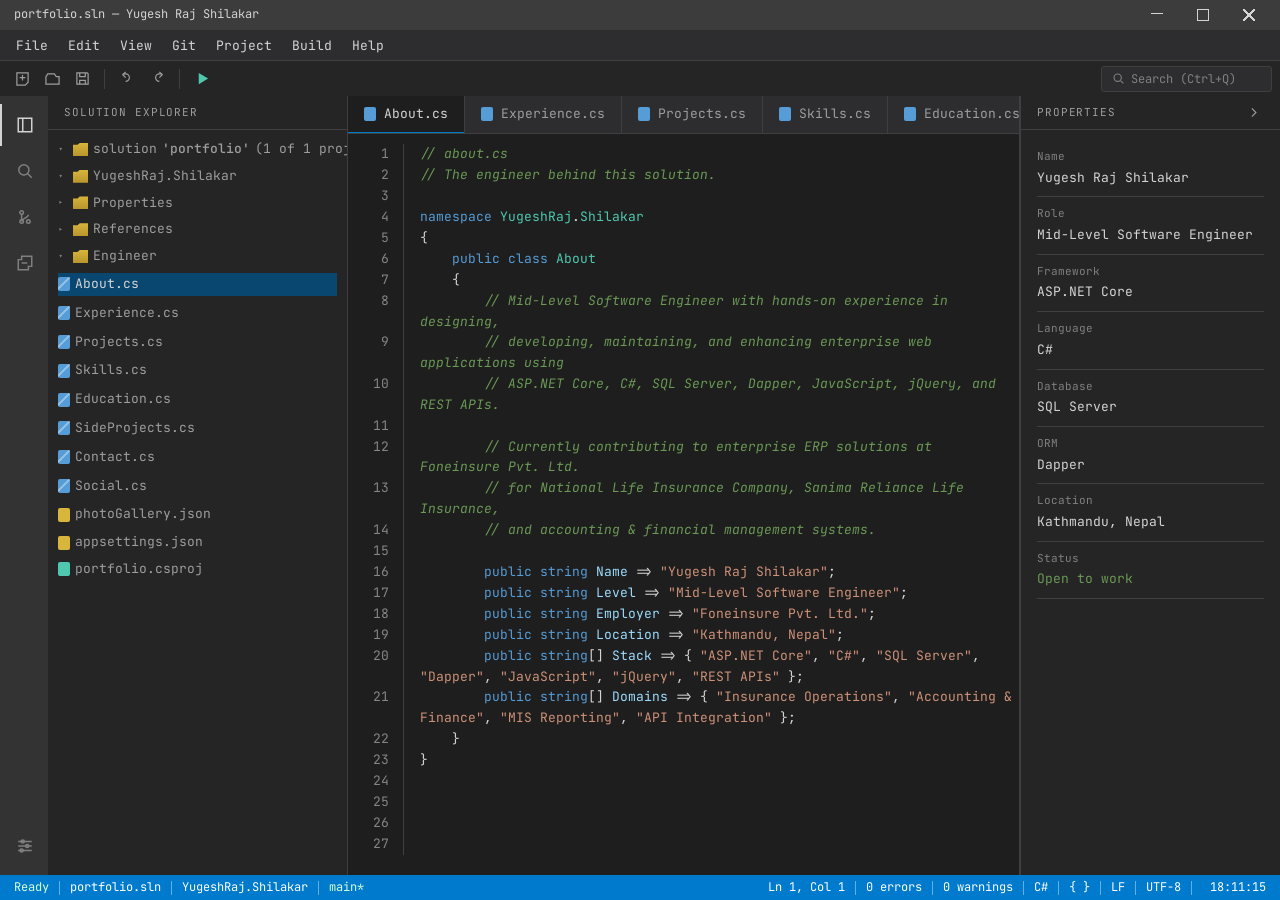
<file: index.html>
<!DOCTYPE html>
<html lang="en">
<head>
    <meta charset="UTF-8">
    <meta name="viewport" content="width=device-width, initial-scale=1.0">
    <meta name="description" content="Yugesh Raj Shilakar - Mid-Level Software Engineer. ASP.NET Core, C#, SQL Server, Dapper, Enterprise ERP.">
    <title>portfolio.sln - Yugesh Raj Shilakar</title>
    <link rel="icon" type="image/png" href="icons8-visual-studio-48.png">
    <link rel="preconnect" href="https://fonts.googleapis.com">
    <link rel="preconnect" href="https://fonts.gstatic.com" crossorigin>
    <link href="https://fonts.googleapis.com/css2?family=JetBrains+Mono:wght@400;500;600;700&display=swap" rel="stylesheet">
    <link rel="stylesheet" href="css/styles.css">
</head>
<body>

    <div class="scroll-progress" id="scrollProgress"></div>

    <header class="ide-header">
        <div class="title-bar">
            <span class="title-bar-text" id="titleBarText">portfolio.sln — Yugesh Raj Shilakar</span>
            <span class="title-bar-controls">
                <span class="tc tc-min"></span>
                <span class="tc tc-max"></span>
                <span class="tc tc-close"></span>
            </span>
        </div>
        <nav class="menu-bar">
            <div class="menu">
                <button type="button" class="menu-trigger">File</button>
                <div class="menu-dropdown">
                    <span class="menu-item">New Solution <em>Ctrl+Shift+N</em></span>
                    <span class="menu-item">Open Solution <em>Ctrl+Shift+O</em></span>
                    <span class="menu-sep"></span>
                    <a class="menu-item" href="Yugesh_Raj_Shilakar.pdf" target="_blank" rel="noopener"><span>Save All</span><em>Ctrl+Shift+S</em></a>
                    <span class="menu-item">Exit</span>
                </div>
            </div>
            <div class="menu">
                <button type="button" class="menu-trigger">Edit</button>
                <div class="menu-dropdown">
                    <span class="menu-item">Undo <em>Ctrl+Z</em></span>
                    <span class="menu-item">Redo <em>Ctrl+Y</em></span>
                    <span class="menu-sep"></span>
                    <span class="menu-item">Find in Files <em>Ctrl+Shift+F</em></span>
                </div>
            </div>
            <div class="menu">
                <button type="button" class="menu-trigger">View</button>
                <div class="menu-dropdown">
                    <span class="menu-item" data-scroll="about">About.cs</span>
                    <span class="menu-item" data-scroll="experience">Experience.cs</span>
                    <span class="menu-item" data-scroll="projects">Projects.cs</span>
                    <span class="menu-item" data-scroll="skills">Skills.cs</span>
                    <span class="menu-item" data-scroll="education">Education.cs</span>
                    <span class="menu-item" data-scroll="sideprojects">SideProjects.cs</span>
                    <span class="menu-item" data-scroll="contact">Contact.cs</span>
                    <span class="menu-item" data-scroll="social">Social.cs</span>
                    <span class="menu-item" data-scroll="photogallery">photoGallery.json</span>
                </div>
            </div>
            <div class="menu">
                <button type="button" class="menu-trigger">Git</button>
                <div class="menu-dropdown">
                    <span class="menu-item">Push <em>Ctrl+Shift+P</em></span>
                    <span class="menu-item">Pull</span>
                    <span class="menu-item">Commit <em>Ctrl+Enter</em></span>
                </div>
            </div>
            <div class="menu">
                <button type="button" class="menu-trigger">Project</button>
                <div class="menu-dropdown">
                    <span class="menu-item">Add New Item</span>
                    <span class="menu-item">Rebuild Solution</span>
                    <span class="menu-item">Manage NuGet Packages</span>
                </div>
            </div>
            <div class="menu">
                <button type="button" class="menu-trigger">Build</button>
                <div class="menu-dropdown">
                    <span class="menu-item">Build Solution <em>Ctrl+Shift+B</em></span>
                    <span class="menu-item">Rebuild Solution</span>
                </div>
            </div>
            <div class="menu">
                <button type="button" class="menu-trigger">Help</button>
                <div class="menu-dropdown">
                    <a class="menu-item" href="https://yugesh.info.np" target="_blank" rel="noopener"><span>About Yugesh Raj Shilakar</span></a>
                </div>
            </div>
        </nav>
        <div class="toolbar">
            <div class="toolbar-left">
                <a class="toolbar-btn" href="https://yugesh.info.np" target="_blank" rel="noopener" title="New Project">
                    <svg viewBox="0 0 16 16" width="15" height="15" fill="none" stroke="currentColor" stroke-width="1.3"><path d="M2 2h12v10l-3 3H2z"/><path d="M5 7h6M8 4v6"/></svg>
                </a>
                <button type="button" class="toolbar-btn" title="Open">
                    <svg viewBox="0 0 16 16" width="15" height="15" fill="none" stroke="currentColor" stroke-width="1.3"><path d="M1 6l2-3h7l2 3h3v8H1z"/></svg>
                </button>
                <a class="toolbar-btn" href="Yugesh_Raj_Shilakar.pdf" target="_blank" rel="noopener" title="Save">
                    <svg viewBox="0 0 16 16" width="15" height="15" fill="none" stroke="currentColor" stroke-width="1.3"><path d="M2 2h11l1 1v11H2z"/><path d="M5 2v4h6V2M5 14v-4h6v4"/></svg>
                </a>
                <span class="toolbar-sep"></span>
                <button type="button" class="toolbar-btn" title="Undo">
                    <svg viewBox="0 0 16 16" width="15" height="15" fill="none" stroke="currentColor" stroke-width="1.3"><path d="M6 11a4 4 0 1 0 0-8H3"/><path d="M6 7 3 4l3-3"/></svg>
                </button>
                <button type="button" class="toolbar-btn" title="Redo">
                    <svg viewBox="0 0 16 16" width="15" height="15" fill="none" stroke="currentColor" stroke-width="1.3"><path d="M10 11a4 4 0 1 1 0-8h3"/><path d="M10 7l3-3-3-3"/></svg>
                </button>
                <span class="toolbar-sep"></span>
                <button type="button" class="toolbar-btn toolbar-run" title="Start">
                    <svg viewBox="0 0 16 16" width="15" height="15" fill="currentColor" stroke="none"><path d="M4 2l10 6-10 6z"/></svg>
                </button>
                <span class="toolbar-spacer"></span>
                <div class="search-box">
                    <svg viewBox="0 0 16 16" width="13" height="13" fill="none" stroke="currentColor" stroke-width="1.4"><circle cx="7" cy="7" r="4.5"/><path d="M10.5 10.5 14 14"/></svg>
                    <input type="text" placeholder="Search (Ctrl+Q)" aria-label="Search">
                </div>
                <button type="button" class="toolbar-btn explorer-toggle" id="explorerToggle" title="Toggle Solution Explorer">
                    <svg viewBox="0 0 16 16" width="15" height="15" fill="none" stroke="currentColor" stroke-width="1.3"><path d="M2 3h12M2 8h12M2 13h12"/></svg>
                </button>
            </div>
        </div>
    </header>

    <div class="ide-body">

        <aside class="activity-bar" aria-label="Activity bar">
            <span class="activity-icon active" title="Solution Explorer">
                <svg viewBox="0 0 16 16" width="18" height="18" fill="none" stroke="currentColor" stroke-width="1.3"><path d="M2 2h12v12H2z"/><path d="M6 2v12"/></svg>
            </span>
            <span class="activity-icon" title="Search">
                <svg viewBox="0 0 16 16" width="18" height="18" fill="none" stroke="currentColor" stroke-width="1.3"><circle cx="7" cy="7" r="4.5"/><path d="M10.5 10.5 14 14"/></svg>
            </span>
            <span class="activity-icon" title="Source Control">
                <svg viewBox="0 0 16 16" width="18" height="18" fill="none" stroke="currentColor" stroke-width="1.3"><circle cx="5" cy="4" r="1.6"/><circle cx="11" cy="12" r="1.6"/><circle cx="5" cy="12" r="1.6"/><path d="M5 5.6v4.8M5 12c0-3 6-3 6-6"/></svg>
            </span>
            <span class="activity-icon" title="Extensions">
                <svg viewBox="0 0 16 16" width="18" height="18" fill="none" stroke="currentColor" stroke-width="1.3"><path d="M5 2v3H2v9h9v-3h3V2z"/><path d="M5 8h5"/></svg>
            </span>
            <span class="activity-icon activity-bottom" title="Settings">
                <svg viewBox="0 0 16 16" width="18" height="18" fill="none" stroke="currentColor" stroke-width="1.3"><path d="M2 4h12M2 8h12M2 12h12"/><circle cx="6" cy="4" r="1.4"/><circle cx="10" cy="8" r="1.4"/><circle cx="5" cy="12" r="1.4"/></svg>
            </span>
        </aside>

        <aside class="side-panel solution-explorer" id="solutionExplorer" aria-label="Solution Explorer">
            <div class="panel-title">Solution Explorer</div>
            <div class="panel-body tree">

                <div class="tree-node lvl0 tree-folder"><span class="tree-arrow">▾</span><span class="folder-ic"></span>solution <b>'portfolio'</b> (1 of 1 project)</div>

                <div class="tree-node lvl1 tree-folder"><span class="tree-arrow">▾</span><span class="folder-ic"></span>YugeshRaj.Shilakar</div>

                <div class="tree-node lvl2 tree-folder"><span class="tree-arrow">▸</span><span class="folder-ic"></span>Properties</div>

                <div class="tree-node lvl2 tree-folder"><span class="tree-arrow">▸</span><span class="folder-ic"></span>References</div>

                <div class="tree-node lvl2 tree-folder"><span class="tree-arrow">▾</span><span class="folder-ic"></span>Engineer</div>

                <div class="tree-node lvl3"><a class="tree-link active" href="#about"><span class="file-ic cs"></span>About.cs</a></div>
                <div class="tree-node lvl3"><a class="tree-link" href="#experience"><span class="file-ic cs"></span>Experience.cs</a></div>
                <div class="tree-node lvl3"><a class="tree-link" href="#projects"><span class="file-ic cs"></span>Projects.cs</a></div>
                <div class="tree-node lvl3"><a class="tree-link" href="#skills"><span class="file-ic cs"></span>Skills.cs</a></div>
                <div class="tree-node lvl3"><a class="tree-link" href="#education"><span class="file-ic cs"></span>Education.cs</a></div>
                <div class="tree-node lvl3"><a class="tree-link" href="#sideprojects"><span class="file-ic cs"></span>SideProjects.cs</a></div>
                <div class="tree-node lvl3"><a class="tree-link" href="#contact"><span class="file-ic cs"></span>Contact.cs</a></div>
                <div class="tree-node lvl3"><a class="tree-link" href="#social"><span class="file-ic cs"></span>Social.cs</a></div>
                <div class="tree-node lvl3"><a class="tree-link" href="#photogallery"><span class="file-ic json"></span>photoGallery.json</a></div>

                <div class="tree-node lvl2"><span class="file-ic json"></span>appsettings.json</div>
                <div class="tree-node lvl2"><span class="file-ic proj"></span>portfolio.csproj</div>

            </div>
        </aside>

        <main class="editor-area">

            <div class="tab-strip" id="tabStrip">
                <a class="tab active" href="#about"><span class="tab-ic cs"></span>About.cs</a>
                <a class="tab" href="#experience"><span class="tab-ic cs"></span>Experience.cs</a>
                <a class="tab" href="#projects"><span class="tab-ic cs"></span>Projects.cs</a>
                <a class="tab" href="#skills"><span class="tab-ic cs"></span>Skills.cs</a>
                <a class="tab" href="#education"><span class="tab-ic cs"></span>Education.cs</a>
                <a class="tab" href="#sideprojects"><span class="tab-ic cs"></span>SideProjects.cs</a>
                <a class="tab" href="#contact"><span class="tab-ic cs"></span>Contact.cs</a>
                <a class="tab" href="#social"><span class="tab-ic cs"></span>Social.cs</a>
                <a class="tab" href="#photogallery"><span class="tab-ic json"></span>photoGallery.json</a>
                <span class="tab-spacer"></span>
            </div>

            <section id="about" class="editor-file active">
                <div class="code-line"><span class="ln"></span><span class="code"><span class="c">// about.cs</span></span></div>
                <div class="code-line"><span class="ln"></span><span class="code"><span class="c">// The engineer behind this solution.</span></span></div>
                <div class="code-line"><span class="ln"></span><span class="code">&nbsp;</span></div>
                <div class="code-line"><span class="ln"></span><span class="code"><span class="k">namespace</span> <span class="t">YugeshRaj</span>.<span class="t">Shilakar</span></span></div>
                <div class="code-line"><span class="ln"></span><span class="code">{</span></div>
                <div class="code-line"><span class="ln"></span><span class="code">    <span class="k">public</span> <span class="k">class</span> <span class="t">About</span></span></div>
                <div class="code-line"><span class="ln"></span><span class="code">    {</span></div>
                <div class="code-line"><span class="ln"></span><span class="code">        <span class="c">// Mid-Level Software Engineer with hands-on experience in designing,</span></span></div>
                <div class="code-line"><span class="ln"></span><span class="code">        <span class="c">// developing, maintaining, and enhancing enterprise web applications using</span></span></div>
                <div class="code-line"><span class="ln"></span><span class="code">        <span class="c">// ASP.NET Core, C#, SQL Server, Dapper, JavaScript, jQuery, and REST APIs.</span></span></div>
                <div class="code-line"><span class="ln"></span><span class="code">&nbsp;</span></div>
                <div class="code-line"><span class="ln"></span><span class="code">        <span class="c">// Currently contributing to enterprise ERP solutions at Foneinsure Pvt. Ltd.</span></span></div>
                <div class="code-line"><span class="ln"></span><span class="code">        <span class="c">// for National Life Insurance Company, Sanima Reliance Life Insurance,</span></span></div>
                <div class="code-line"><span class="ln"></span><span class="code">        <span class="c">// and accounting &amp; financial management systems.</span></span></div>
                <div class="code-line"><span class="ln"></span><span class="code">&nbsp;</span></div>
                <div class="code-line"><span class="ln"></span><span class="code">        <span class="k">public</span> <span class="k">string</span> <span class="p">Name</span> =&gt; <span class="s">"Yugesh Raj Shilakar"</span>;</span></div>
                <div class="code-line"><span class="ln"></span><span class="code">        <span class="k">public</span> <span class="k">string</span> <span class="p">Level</span> =&gt; <span class="s">"Mid-Level Software Engineer"</span>;</span></div>
                <div class="code-line"><span class="ln"></span><span class="code">        <span class="k">public</span> <span class="k">string</span> <span class="p">Employer</span> =&gt; <span class="s">"Foneinsure Pvt. Ltd."</span>;</span></div>
                <div class="code-line"><span class="ln"></span><span class="code">        <span class="k">public</span> <span class="k">string</span> <span class="p">Location</span> =&gt; <span class="s">"Kathmandu, Nepal"</span>;</span></div>
                <div class="code-line"><span class="ln"></span><span class="code">        <span class="k">public</span> <span class="k">string</span>[] <span class="p">Stack</span> =&gt; { <span class="s">"ASP.NET Core"</span>, <span class="s">"C#"</span>, <span class="s">"SQL Server"</span>, <span class="s">"Dapper"</span>, <span class="s">"JavaScript"</span>, <span class="s">"jQuery"</span>, <span class="s">"REST APIs"</span> };</span></div>
                <div class="code-line"><span class="ln"></span><span class="code">        <span class="k">public</span> <span class="k">string</span>[] <span class="p">Domains</span> =&gt; { <span class="s">"Insurance Operations"</span>, <span class="s">"Accounting &amp; Finance"</span>, <span class="s">"MIS Reporting"</span>, <span class="s">"API Integration"</span> };</span></div>
                <div class="code-line"><span class="ln"></span><span class="code">    }</span></div>
                <div class="code-line"><span class="ln"></span><span class="code">}</span></div>
            </section>

            <section id="experience" class="editor-file">
                <div class="code-line"><span class="ln"></span><span class="code"><span class="c">// experience.cs</span></span></div>
                <div class="code-line"><span class="ln"></span><span class="code">&nbsp;</span></div>
                <div class="code-line"><span class="ln"></span><span class="code"><span class="k">namespace</span> <span class="t">YugeshRaj</span>.<span class="t">Shilakar</span>.<span class="t">Experience</span></span></div>
                <div class="code-line"><span class="ln"></span><span class="code">{</span></div>
                <div class="code-line"><span class="ln"></span><span class="code">    <span class="k">public</span> <span class="k">class</span> <span class="t">Role</span></span></div>
                <div class="code-line"><span class="ln"></span><span class="code">    {</span></div>
                <div class="code-line"><span class="ln"></span><span class="code">        <span class="k">public</span> <span class="k">string</span> <span class="p">Title</span> = <span class="s">"Mid-Level Software Engineer"</span>;</span></div>
                <div class="code-line"><span class="ln"></span><span class="code">        <span class="k">public</span> <span class="k">string</span> <span class="p">Company</span> = <span class="s">"Foneinsure Pvt. Ltd., Nepal"</span>;</span></div>
                <div class="code-line"><span class="ln"></span><span class="code">        <span class="k">public</span> <span class="k">string</span> <span class="p">Period</span> = <span class="s">"2024 - Present"</span>;</span></div>
                <div class="code-line"><span class="ln"></span><span class="code">&nbsp;</span></div>
                <div class="code-line"><span class="ln"></span><span class="code">        <span class="k">public</span> <span class="k">string</span>[] <span class="p">Highlights</span> =</span></div>
                <div class="code-line"><span class="ln"></span><span class="code">        {</span></div>
                <div class="code-line"><span class="ln"></span><span class="code">            <span class="s">"Develop and maintain enterprise apps using ASP.NET Core MVC, C#, Dapper, SQL Server, JS, jQuery, Razor, HTML, CSS."</span>,</span></div>
                <div class="code-line"><span class="ln"></span><span class="code">            <span class="s">"ERP projects for National Life Insurance &amp; Sanima Reliance - modules, enhancements, reports, workflows, production fixes."</span>,</span></div>
                <div class="code-line"><span class="ln"></span><span class="code">            <span class="s">"Insurance processes: policy operations, claims, underwriting, financial transactions, incentive calculations, reporting."</span>,</span></div>
                <div class="code-line"><span class="ln"></span><span class="code">            <span class="s">"Complex SQL Server work: CTEs, temp tables, window functions, joins, aggregations, stored procedures."</span>,</span></div>
                <div class="code-line"><span class="ln"></span><span class="code">            <span class="s">"Accounting modules: double-entry, debit/credit, vouchers, accounts &amp; sub-accounts, purchase/sales, TDS, VAT, balances."</span>,</span></div>
                <div class="code-line"><span class="ln"></span><span class="code">            <span class="s">"General Ledger, vouchers, branch-wise accounting, transaction references, financial reporting workflows."</span>,</span></div>
                <div class="code-line"><span class="ln"></span><span class="code">            <span class="s">"MIS &amp; operational reports: sales, purchase, TDS, incentive, transaction, voucher, accounting."</span>,</span></div>
                <div class="code-line"><span class="ln"></span><span class="code">            <span class="s">"REST API integration: JSON request/response, validation, error handling, failed-transaction handling."</span>,</span></div>
                <div class="code-line"><span class="ln"></span><span class="code">            <span class="s">"eSewa Travels &amp; Tours: airline ticketing, passengers, sales invoices, payments, VAT, account mapping."</span>,</span></div>
                <div class="code-line"><span class="ln"></span><span class="code">            <span class="s">"Bulk-data processing via JSON-based database procedures and transactional workflows."</span>,</span></div>
                <div class="code-line"><span class="ln"></span><span class="code">            <span class="s">"Troubleshoot app, database, API, deployment; IIS config, logging, file storage, connectivity."</span>,</span></div>
                <div class="code-line"><span class="ln"></span><span class="code">            <span class="s">"Application logging + database-based log monitoring for traceability and production analysis."</span>,</span></div>
                <div class="code-line"><span class="ln"></span><span class="code">            <span class="s">"Database changes, data migration, production data correction, controlled SQL scripts."</span></span></div>
                <div class="code-line"><span class="ln"></span><span class="code">        };</span></div>
                <div class="code-line"><span class="ln"></span><span class="code">    }</span></div>
                <div class="code-line"><span class="ln"></span><span class="code">&nbsp;</span></div>
                <div class="code-line"><span class="ln"></span><span class="code">    <span class="k">public</span> <span class="k">class</span> <span class="t">Role2</span> <span class="c">// .NET Developer Intern</span></span></div>
                <div class="code-line"><span class="ln"></span><span class="code">    {</span></div>
                <div class="code-line"><span class="ln"></span><span class="code">        <span class="k">public</span> <span class="k">string</span> <span class="p">Title</span> = <span class="s">".NET Developer Intern"</span>;</span></div>
                <div class="code-line"><span class="ln"></span><span class="code">        <span class="k">public</span> <span class="k">string</span> <span class="p">Company</span> = <span class="s">"Swift Innovations, US - Remote"</span>;</span></div>
                <div class="code-line"><span class="ln"></span><span class="code">        <span class="k">public</span> <span class="k">string</span> <span class="p">Period</span> = <span class="s">"2023"</span>;</span></div>
                <div class="code-line"><span class="ln"></span><span class="code">&nbsp;</span></div>
                <div class="code-line"><span class="ln"></span><span class="code">        <span class="k">public</span> <span class="k">string</span>[] <span class="p">Highlights</span> =</span></div>
                <div class="code-line"><span class="ln"></span><span class="code">        {</span></div>
                <div class="code-line"><span class="ln"></span><span class="code">            <span class="s">"Developed web applications using .NET MVC and Entity Framework Core."</span>,</span></div>
                <div class="code-line"><span class="ln"></span><span class="code">            <span class="s">"Performed web scraping and structured data collection from external websites."</span>,</span></div>
                <div class="code-line"><span class="ln"></span><span class="code">            <span class="s">"Processed and maintained datasets using Excel and MongoDB."</span>,</span></div>
                <div class="code-line"><span class="ln"></span><span class="code">            <span class="s">"Worked with relational and NoSQL data storage environments."</span>,</span></div>
                <div class="code-line"><span class="ln"></span><span class="code">            <span class="s">"Collaborated remotely using task-management and time-tracking workflows."</span></span></div>
                <div class="code-line"><span class="ln"></span><span class="code">        };</span></div>
                <div class="code-line"><span class="ln"></span><span class="code">    }</span></div>
                <div class="code-line"><span class="ln"></span><span class="code">&nbsp;</span></div>
                <div class="code-line"><span class="ln"></span><span class="code">    <span class="k">public</span> <span class="k">class</span> <span class="t">Role3</span> <span class="c">// Database Administrator - Associated Role</span></span></div>
                <div class="code-line"><span class="ln"></span><span class="code">    {</span></div>
                <div class="code-line"><span class="ln"></span><span class="code">        <span class="k">public</span> <span class="k">string</span> <span class="p">Title</span> = <span class="s">"Database Administrator - Associated Role"</span>;</span></div>
                <div class="code-line"><span class="ln"></span><span class="code">        <span class="k">public</span> <span class="k">string</span> <span class="p">Company</span> = <span class="s">"Udaaya Samaj, Asan"</span>;</span></div>
                <div class="code-line"><span class="ln"></span><span class="code">        <span class="k">public</span> <span class="k">string</span> <span class="p">Period</span> = <span class="s">"Oct 2021 - Jan 2022"</span>;</span></div>
                <div class="code-line"><span class="ln"></span><span class="code">&nbsp;</span></div>
                <div class="code-line"><span class="ln"></span><span class="code">        <span class="k">public</span> <span class="k">string</span>[] <span class="p">Highlights</span> =</span></div>
                <div class="code-line"><span class="ln"></span><span class="code">        {</span></div>
                <div class="code-line"><span class="ln"></span><span class="code">            <span class="s">"Managed relational datasets using MySQL."</span>,</span></div>
                <div class="code-line"><span class="ln"></span><span class="code">            <span class="s">"Maintained structured records from handwritten documentation and minutes."</span>,</span></div>
                <div class="code-line"><span class="ln"></span><span class="code">            <span class="s">"Assisted digitalization and database organization of historical records."</span></span></div>
                <div class="code-line"><span class="ln"></span><span class="code">        };</span></div>
                <div class="code-line"><span class="ln"></span><span class="code">    }</span></div>
                <div class="code-line"><span class="ln"></span><span class="code">}</span></div>
            </section>

            <section id="projects" class="editor-file">
                <div class="code-line"><span class="ln"></span><span class="code"><span class="c">// projects.cs</span></span></div>
                <div class="code-line"><span class="ln"></span><span class="code">&nbsp;</span></div>
                <div class="code-line"><span class="ln"></span><span class="code"><span class="k">namespace</span> <span class="t">YugeshRaj</span>.<span class="t">Shilakar</span>.<span class="t">Projects</span></span></div>
                <div class="code-line"><span class="ln"></span><span class="code">{</span></div>
                <div class="code-line"><span class="ln"></span><span class="code">    <span class="k">public</span> <span class="k">class</span> <span class="t">InsuranceERP</span></span></div>
                <div class="code-line"><span class="ln"></span><span class="code">    {</span></div>
                <div class="code-line"><span class="ln"></span><span class="code">        <span class="k">public</span> <span class="k">string</span> <span class="p">Client</span> = <span class="s">"National Life Insurance Co. &amp; Sanima Reliance Life Insurance"</span>;</span></div>
                <div class="code-line"><span class="ln"></span><span class="code">        <span class="k">public</span> <span class="k">string</span>[] <span class="p">Details</span> =</span></div>
                <div class="code-line"><span class="ln"></span><span class="code">        {</span></div>
                <div class="code-line"><span class="ln"></span><span class="code">            <span class="s">"Enterprise insurance ERP modules for core insurance and financial operations."</span>,</span></div>
                <div class="code-line"><span class="ln"></span><span class="code">            <span class="s">"Business workflows, validations, transactional processing, and reporting requirements."</span>,</span></div>
                <div class="code-line"><span class="ln"></span><span class="code">            <span class="s">"Complex SQL queries and stored procedures for transaction processing and MIS reporting."</span>,</span></div>
                <div class="code-line"><span class="ln"></span><span class="code">            <span class="s">"Claims, underwriting, financial transactions, incentive calculations, operational reporting."</span>,</span></div>
                <div class="code-line"><span class="ln"></span><span class="code">            <span class="s">"Enhancements and production fixes based on changing business requirements."</span></span></div>
                <div class="code-line"><span class="ln"></span><span class="code">        };</span></div>
                <div class="code-line"><span class="ln"></span><span class="code">    }</span></div>
                <div class="code-line"><span class="ln"></span><span class="code">&nbsp;</span></div>
                <div class="code-line"><span class="ln"></span><span class="code">    <span class="k">public</span> <span class="k">class</span> <span class="t">AccountingSystem</span></span></div>
                <div class="code-line"><span class="ln"></span><span class="code">    {</span></div>
                <div class="code-line"><span class="ln"></span><span class="code">        <span class="k">public</span> <span class="k">string</span>[] <span class="p">Details</span> =</span></div>
                <div class="code-line"><span class="ln"></span><span class="code">        {</span></div>
                <div class="code-line"><span class="ln"></span><span class="code">            <span class="s">"Double-entry accounting and complete debit/credit transaction processing."</span>,</span></div>
                <div class="code-line"><span class="ln"></span><span class="code">            <span class="s">"Account, sub-account, branch, voucher, transaction, and ledger workflows."</span>,</span></div>
                <div class="code-line"><span class="ln"></span><span class="code">            <span class="s">"Purchase and sales voucher processing with associated accounting entries."</span>,</span></div>
                <div class="code-line"><span class="ln"></span><span class="code">            <span class="s">"VAT and TDS calculations, transaction posting, account balances, financial reporting."</span>,</span></div>
                <div class="code-line"><span class="ln"></span><span class="code">            <span class="s">"Reports: opening balances, debit/credit transactions, ledger movements, closing balances."</span>,</span></div>
                <div class="code-line"><span class="ln"></span><span class="code">            <span class="s">"Stored procedures and SQL queries for complex accounting calculations."</span></span></div>
                <div class="code-line"><span class="ln"></span><span class="code">        };</span></div>
                <div class="code-line"><span class="ln"></span><span class="code">    }</span></div>
                <div class="code-line"><span class="ln"></span><span class="code">&nbsp;</span></div>
                <div class="code-line"><span class="ln"></span><span class="code">    <span class="k">public</span> <span class="k">class</span> <span class="t">TravelTicketing</span></span></div>
                <div class="code-line"><span class="ln"></span><span class="code">    {</span></div>
                <div class="code-line"><span class="ln"></span><span class="code">        <span class="k">public</span> <span class="k">string</span> <span class="p">Client</span> = <span class="s">"eSewa Travels and Tours"</span>;</span></div>
                <div class="code-line"><span class="ln"></span><span class="code">        <span class="k">public</span> <span class="k">string</span>[] <span class="p">Details</span> =</span></div>
                <div class="code-line"><span class="ln"></span><span class="code">        {</span></div>
                <div class="code-line"><span class="ln"></span><span class="code">            <span class="s">"Airline ticketing and sales-invoice functionality for travel operations."</span>,</span></div>
                <div class="code-line"><span class="ln"></span><span class="code">            <span class="s">"Passenger management, ticket sales, invoice registration, payment processing."</span>,</span></div>
                <div class="code-line"><span class="ln"></span><span class="code">            <span class="s">"API integrations using structured JSON data for system-to-system communication."</span>,</span></div>
                <div class="code-line"><span class="ln"></span><span class="code">            <span class="s">"Payment-mode and account mapping logic for financial transaction processing."</span>,</span></div>
                <div class="code-line"><span class="ln"></span><span class="code">            <span class="s">"VAT-related transaction handling and invoice processing."</span></span></div>
                <div class="code-line"><span class="ln"></span><span class="code">        };</span></div>
                <div class="code-line"><span class="ln"></span><span class="code">    }</span></div>
                <div class="code-line"><span class="ln"></span><span class="code">}</span></div>
            </section>

            <section id="skills" class="editor-file">
                <div class="code-line"><span class="ln"></span><span class="code"><span class="c">// skills.cs</span></span></div>
                <div class="code-line"><span class="ln"></span><span class="code">&nbsp;</span></div>
                <div class="code-line"><span class="ln"></span><span class="code"><span class="k">public</span> <span class="k">class</span> <span class="t">SkillSet</span></span></div>
                <div class="code-line"><span class="ln"></span><span class="code">{</span></div>
                <div class="code-line"><span class="ln"></span><span class="code">    <span class="k">public</span> <span class="k">string</span>[] <span class="p">Languages</span> = { <span class="s">"C#"</span>, <span class="s">"SQL"</span>, <span class="s">"JavaScript"</span>, <span class="s">"HTML5"</span>, <span class="s">"CSS3"</span> };</span></div>
                <div class="code-line"><span class="ln"></span><span class="code">    <span class="k">public</span> <span class="k">string</span>[] <span class="p">Backend</span> = { <span class="s">"ASP.NET Core"</span>, <span class="s">"ASP.NET Core MVC"</span>, <span class="s">".NET 8"</span>, <span class="s">"REST API"</span>, <span class="s">"Dapper"</span>, <span class="s">"Entity Framework Core"</span> };</span></div>
                <div class="code-line"><span class="ln"></span><span class="code">    <span class="k">public</span> <span class="k">string</span>[] <span class="p">Databases</span> = { <span class="s">"Microsoft SQL Server"</span>, <span class="s">"MySQL"</span>, <span class="s">"MongoDB"</span> };</span></div>
                <div class="code-line"><span class="ln"></span><span class="code">    <span class="k">public</span> <span class="k">string</span>[] <span class="p">DatabaseDev</span> = { <span class="s">"Stored Procedures"</span>, <span class="s">"CTEs"</span>, <span class="s">"Window Functions"</span>, <span class="s">"Transactions"</span>, <span class="s">"JSON Processing"</span>, <span class="s">"Query Optimization"</span>, <span class="s">"Data Migration"</span>, <span class="s">"Reporting Queries"</span> };</span></div>
                <div class="code-line"><span class="ln"></span><span class="code">    <span class="k">public</span> <span class="k">string</span>[] <span class="p">Frontend</span> = { <span class="s">"Razor Views"</span>, <span class="s">"JavaScript"</span>, <span class="s">"jQuery"</span>, <span class="s">"AJAX"</span>, <span class="s">"DataTables"</span>, <span class="s">"Select2"</span> };</span></div>
                <div class="code-line"><span class="ln"></span><span class="code">    <span class="k">public</span> <span class="k">string</span>[] <span class="p">Architecture</span> = { <span class="s">"MVC"</span>, <span class="s">"Web App Development"</span>, <span class="s">"API Integration"</span>, <span class="s">"Business Logic"</span>, <span class="s">"Enterprise Development"</span> };</span></div>
                <div class="code-line"><span class="ln"></span><span class="code">    <span class="k">public</span> <span class="k">string</span>[] <span class="p">AccountingErp</span> = { <span class="s">"General Ledger"</span>, <span class="s">"Double-Entry Accounting"</span>, <span class="s">"Debit/Credit"</span>, <span class="s">"Voucher Management"</span>, <span class="s">"Accounts &amp; Sub-Accounts"</span>, <span class="s">"VAT"</span>, <span class="s">"TDS"</span>, <span class="s">"Sales &amp; Purchase"</span>, <span class="s">"Financial Reporting"</span> };</span></div>
                <div class="code-line"><span class="ln"></span><span class="code">    <span class="k">public</span> <span class="k">string</span>[] <span class="p">Insurance</span> = { <span class="s">"Insurance ERP"</span>, <span class="s">"Claims"</span>, <span class="s">"Underwriting"</span>, <span class="s">"Financial Transactions"</span>, <span class="s">"MIS Reporting"</span>, <span class="s">"Incentive Processing"</span> };</span></div>
                <div class="code-line"><span class="ln"></span><span class="code">    <span class="k">public</span> <span class="k">string</span>[] <span class="p">Tools</span> = { <span class="s">"Visual Studio"</span>, <span class="s">"SSMS"</span>, <span class="s">"Git"</span>, <span class="s">"TortoiseGit"</span>, <span class="s">"IIS"</span>, <span class="s">"Postman"</span> };</span></div>
                <div class="code-line"><span class="ln"></span><span class="code">    <span class="k">public</span> <span class="k">string</span>[] <span class="p">Other</span> = { <span class="s">"JSON"</span>, <span class="s">"REST APIs"</span>, <span class="s">"API Integration"</span>, <span class="s">"Application Logging"</span>, <span class="s">"Production Support"</span>, <span class="s">"Debugging"</span> };</span></div>
                <div class="code-line"><span class="ln"></span><span class="code">}</span></div>
            </section>

            <section id="education" class="editor-file">
                <div class="code-line"><span class="ln"></span><span class="code"><span class="c">// education.cs</span></span></div>
                <div class="code-line"><span class="ln"></span><span class="code">&nbsp;</span></div>
                <div class="code-line"><span class="ln"></span><span class="code"><span class="k">public</span> <span class="k">class</span> <span class="t">Education</span></span></div>
                <div class="code-line"><span class="ln"></span><span class="code">{</span></div>
                <div class="code-line"><span class="ln"></span><span class="code">    <span class="c">// B.Sc. in Computer Science and Information Technology</span></span></div>
                <div class="code-line"><span class="ln"></span><span class="code">    <span class="k">public</span> <span class="k">string</span> <span class="p">Degree</span> = <span class="s">"B.Sc. Computer Science and IT (BSc. CSIT)"</span>;</span></div>
                <div class="code-line"><span class="ln"></span><span class="code">    <span class="k">public</span> <span class="k">string</span> <span class="p">Period</span> = <span class="s">"2019 - 2024"</span>;</span></div>
                <div class="code-line"><span class="ln"></span><span class="code">    <span class="k">public</span> <span class="k">string</span> <span class="p">Note</span> = <span class="s">"Focus on computer science, software engineering, and information technology."</span>;</span></div>
                <div class="code-line"><span class="ln"></span><span class="code">&nbsp;</span></div>
                <div class="code-line"><span class="ln"></span><span class="code">    <span class="c">// Higher Secondary Education</span></span></div>
                <div class="code-line"><span class="ln"></span><span class="code">    <span class="k">public</span> <span class="k">string</span> <span class="p">HighSchool</span> = <span class="s">"+2 in Science"</span>;</span></div>
                <div class="code-line"><span class="ln"></span><span class="code">    <span class="k">public</span> <span class="k">string</span> <span class="p">HighSchoolPeriod</span> = <span class="s">"2017 - 2019"</span>;</span></div>
                <div class="code-line"><span class="ln"></span><span class="code">&nbsp;</span></div>
                <div class="code-line"><span class="ln"></span><span class="code">    <span class="c">// Schooling</span></span></div>
                <div class="code-line"><span class="ln"></span><span class="code">    <span class="k">public</span> <span class="k">string</span> <span class="p">Schooling</span> = <span class="s">"Primary &amp; Secondary"</span>;</span></div>
                <div class="code-line"><span class="ln"></span><span class="code">    <span class="k">public</span> <span class="k">string</span> <span class="p">SchoolingPeriod</span> = <span class="s">"2006 - 2017"</span>;</span></div>
                <div class="code-line"><span class="ln"></span><span class="code">}</span></div>
            </section>

            <section id="sideprojects" class="editor-file">
                <div class="code-line"><span class="ln"></span><span class="code"><span class="c">// sideprojects.cs</span></span></div>
                <div class="code-line"><span class="ln"></span><span class="code">&nbsp;</span></div>
                <div class="code-line"><span class="ln"></span><span class="code"><span class="k">public</span> <span class="k">class</span> <span class="t">SideProject</span></span></div>
                <div class="code-line"><span class="ln"></span><span class="code">{</span></div>
                <div class="code-line"><span class="ln"></span><span class="code">    <span class="k">public</span> <span class="k">string</span> <span class="p">Name</span> = <span class="s">"Third Vision"</span>;</span></div>
                <div class="code-line"><span class="ln"></span><span class="code">    <span class="k">public</span> <span class="k">string</span> <span class="p">Description</span> = <span class="s">"Real-time object detection web app using image uploads / video feed. Asian Hack 2022 - 3rd place team."</span>;</span></div>
                <div class="code-line"><span class="ln"></span><span class="code">&nbsp;</span></div>
                <div class="code-line"><span class="ln"></span><span class="code">    <span class="k">public</span> <span class="k">string</span> <span class="p">Name2</span> = <span class="s">"PayoWork"</span>;</span></div>
                <div class="code-line"><span class="ln"></span><span class="code">    <span class="k">public</span> <span class="k">string</span> <span class="p">Description2</span> = <span class="s">"Freelancing platform connecting skilled professionals with clients for remote and offline freelance work."</span>;</span></div>
                <div class="code-line"><span class="ln"></span><span class="code">&nbsp;</span></div>
                <div class="code-line"><span class="ln"></span><span class="code">    <span class="k">public</span> <span class="k">string</span> <span class="p">Name3</span> = <span class="s">"Aparichit"</span>;</span></div>
                <div class="code-line"><span class="ln"></span><span class="code">    <span class="k">public</span> <span class="k">string</span> <span class="p">Description3</span> = <span class="s">"Citizen platform for reporting corruption, accessing emergency services, suggestions, and anonymous assistance."</span>;</span></div>
                <div class="code-line"><span class="ln"></span><span class="code">&nbsp;</span></div>
                <div class="code-line"><span class="ln"></span><span class="code">    <span class="k">public</span> <span class="k">string</span> <span class="p">Name4</span> = <span class="s">"YAnimee"</span>;</span></div>
                <div class="code-line"><span class="ln"></span><span class="code">    <span class="k">public</span> <span class="k">string</span> <span class="p">Description4</span> = <span class="s">"Web application for browsing and streaming anime content with a user-focused interface."</span>;</span></div>
                <div class="code-line"><span class="ln"></span><span class="code">}</span></div>
            </section>

            <section id="contact" class="editor-file">
                <div class="code-line"><span class="ln"></span><span class="code"><span class="c">// contact.cs</span></span></div>
                <div class="code-line"><span class="ln"></span><span class="code">&nbsp;</span></div>
                <div class="code-line"><span class="ln"></span><span class="code"><span class="k">public</span> <span class="k">record</span> <span class="t">Contact</span></span></div>
                <div class="code-line"><span class="ln"></span><span class="code">{</span></div>
                <div class="code-line"><span class="ln"></span><span class="code">    <span class="k">public</span> <span class="k">string</span> <span class="p">Phone</span> =&gt; <span class="s">"+977-9860762545"</span>;</span></div>
                <div class="code-line"><span class="ln"></span><span class="code">    <span class="k">public</span> <span class="k">string</span> <span class="p">Email</span> =&gt; <span class="s">"officialyugeshshilakar@gmail.com"</span>;</span></div>
                <div class="code-line"><span class="ln"></span><span class="code">    <span class="k">public</span> <span class="k">string</span> <span class="p">Website</span> =&gt; <span class="s">"yugeshshilakar.com.np"</span>;</span></div>
                <div class="code-line"><span class="ln"></span><span class="code">    <span class="k">public</span> <span class="k">string</span> <span class="p">Location</span> =&gt; <span class="s">"Kathmandu, Nepal"</span>;</span></div>
                <div class="code-line"><span class="ln"></span><span class="code">    <span class="k">public</span> <span class="k">bool</span> <span class="p">OpenToWork</span> =&gt; <span class="v">true</span>;</span></div>
                <div class="code-line"><span class="ln"></span><span class="code">}</span></div>
                <div class="code-line"><span class="ln"></span><span class="code">&nbsp;</span></div>
                <div class="code-line"><span class="ln"></span><span class="code"><span class="c">// References are available upon request.</span></span></div>
                <div class="code-line"><span class="ln"></span><span class="code"><span class="c">// Open to roles in ASP.NET Core, .NET, SQL Server, and ERP development.</span></span></div>
                <div class="code-line"><span class="ln"></span><span class="code">&nbsp;</span></div>
                <div class="code-line contact-actions"><span class="ln"></span><span class="code"><a class="contact-link download" href="Yugesh_Raj_Shilakar.pdf" download="Yugesh_Raj_Shilakar.pdf">downloadCV() =&gt; "Yugesh_Raj_Shilakar.pdf"</a></span></div>
                <div class="code-line contact-actions"><span class="ln"></span><span class="code"><a class="contact-link" href="mailto:officialyugeshshilakar@gmail.com">mailto:officialyugeshshilakar@gmail.com</a></span></div>
                <div class="code-line contact-actions"><span class="ln"></span><span class="code"><a class="contact-link" href="tel:+9779860762545">tel:+977-9860762545</a></span></div>
                <div class="code-line contact-actions"><span class="ln"></span><span class="code"><a class="contact-link" href="https://yugeshshilakar.com.np" target="_blank" rel="noopener">https://yugeshshilakar.com.np</a></span></div>
            </section>

            <section id="photogallery" class="editor-file">
                <div class="code-line"><span class="ln"></span><span class="code"><span class="c">// photoGallery.json</span></span></div>
                <div class="code-line"><span class="ln"></span><span class="code">&nbsp;</span></div>
                <div class="code-line"><span class="ln"></span><span class="code">{</span></div>
                <div class="code-line"><span class="ln"></span><span class="code">    <span class="p">"name"</span>: <span class="s">"photoGallery"</span>,</span></div>
                <div class="code-line"><span class="ln"></span><span class="code">    <span class="p">"type"</span>: <span class="s">"photography-gallery"</span>,</span></div>
                <div class="code-line"><span class="ln"></span><span class="code">    <span class="p">"url"</span>: <span class="s">"https://yugesh.info.np"</span>,</span></div>
                <div class="code-line"><span class="ln"></span><span class="code">    <span class="p">"description"</span>: <span class="s">"Personal photography gallery by Yugesh Raj Shilakar."</span>,</span></div>
                <div class="code-line"><span class="ln"></span><span class="code">    <span class="p">"collections"</span>: <span class="s">"landscape, portrait, street, travel"</span>,</span></div>
                <div class="code-line"><span class="ln"></span><span class="code">    <span class="p">"status"</span>: <span class="s">"open"</span></span></div>
                <div class="code-line"><span class="ln"></span><span class="code">}</span></div>
                <div class="code-line"><span class="ln"></span><span class="code">&nbsp;</span></div>
                <div class="code-line"><span class="ln"></span><span class="code"><span class="c">// Open the gallery:</span></span></div>
                <div class="code-line contact-actions"><span class="ln"></span><span class="code"><a class="contact-link" href="https://yugesh.info.np" target="_blank" rel="noopener">openGallery() =&gt; "https://yugesh.info.np"</a></span></div>
            </section>

            <section id="social" class="editor-file">
                <div class="code-line"><span class="ln"></span><span class="code"><span class="c">// social.cs</span></span></div>
                <div class="code-line"><span class="ln"></span><span class="code"><span class="c">// Let's connect on social media.</span></span></div>
                <div class="code-line"><span class="ln"></span><span class="code">&nbsp;</span></div>
                <div class="code-line"><span class="ln"></span><span class="code"><span class="k">namespace</span> <span class="t">YugeshRaj</span>.<span class="t">Shilakar</span>.<span class="t">Social</span></span></div>
                <div class="code-line"><span class="ln"></span><span class="code">{</span></div>
                <div class="code-line"><span class="ln"></span><span class="code">    <span class="k">public</span> <span class="k">class</span> <span class="t">SocialLinks</span></span></div>
                <div class="code-line"><span class="ln"></span><span class="code">    {</span></div>
                <div class="code-line"><span class="ln"></span><span class="code">        <span class="k">public</span> <span class="k">string</span> <span class="p">Facebook</span> = <span class="s">"https://www.facebook.com/yugesh.shilakar"</span>;</span></div>
                <div class="code-line"><span class="ln"></span><span class="code">        <span class="k">public</span> <span class="k">string</span> <span class="p">Instagram</span> = <span class="s">"https://www.instagram.com/yugesh_shilakar/"</span>;</span></div>
                <div class="code-line"><span class="ln"></span><span class="code">        <span class="k">public</span> <span class="k">string</span> <span class="p">LinkedIn</span> = <span class="s">"https://www.linkedin.com/in/yugesh-shilakar/"</span>;</span></div>
                <div class="code-line"><span class="ln"></span><span class="code">        <span class="k">public</span> <span class="k">string</span> <span class="p">Snapchat</span> = <span class="s">"https://www.snapchat.com/@royalshilakars"</span>;</span></div>
                <div class="code-line"><span class="ln"></span><span class="code">    }</span></div>
                <div class="code-line"><span class="ln"></span><span class="code">}</span></div>
                <div class="code-line"><span class="ln"></span><span class="code">&nbsp;</span></div>
                <div class="code-line"><span class="ln"></span><span class="code"><span class="c">// Click to open each profile:</span></span></div>
                <div class="code-line contact-actions"><span class="ln"></span><span class="code"><a class="contact-link" href="https://www.facebook.com/yugesh.shilakar" target="_blank" rel="noopener">openFacebook() =&gt; "facebook.com/yugesh.shilakar"</a></span></div>
                <div class="code-line contact-actions"><span class="ln"></span><span class="code"><a class="contact-link" href="https://www.instagram.com/yugesh_shilakar/" target="_blank" rel="noopener">openInstagram() =&gt; "instagram.com/yugesh_shilakar"</a></span></div>
                <div class="code-line contact-actions"><span class="ln"></span><span class="code"><a class="contact-link" href="https://www.linkedin.com/in/yugesh-shilakar/" target="_blank" rel="noopener">openLinkedIn() =&gt; "linkedin.com/in/yugesh-shilakar"</a></span></div>
                <div class="code-line contact-actions"><span class="ln"></span><span class="code"><a class="contact-link" href="https://www.snapchat.com/@royalshilakars" target="_blank" rel="noopener">openSnapchat() =&gt; "snapchat.com/@royalshilakars"</a></span></div>
            </section>

        </main>

        <aside class="properties-panel" id="propertiesPanel" aria-label="Properties">
            <div class="panel-title">
                <span class="panel-title-text">Properties</span>
                <button type="button" class="panel-toggle" id="propsToggle" title="Auto Hide" aria-expanded="true">
                    <svg viewBox="0 0 16 16" width="13" height="13" fill="none" stroke="currentColor" stroke-width="1.4"><path d="M6 3l5 5-5 5"/></svg>
                </button>
            </div>
            <div class="panel-body props-body" id="propsBody">
                <div class="prop-row"><span class="prop-label">Name</span><span class="prop-value">Yugesh Raj Shilakar</span></div>
                <div class="prop-row"><span class="prop-label">Role</span><span class="prop-value">Mid-Level Software Engineer</span></div>
                <div class="prop-row"><span class="prop-label">Framework</span><span class="prop-value">ASP.NET Core</span></div>
                <div class="prop-row"><span class="prop-label">Language</span><span class="prop-value">C#</span></div>
                <div class="prop-row"><span class="prop-label">Database</span><span class="prop-value">SQL Server</span></div>
                <div class="prop-row"><span class="prop-label">ORM</span><span class="prop-value">Dapper</span></div>
                <div class="prop-row"><span class="prop-label">Location</span><span class="prop-value">Kathmandu, Nepal</span></div>
                <div class="prop-row"><span class="prop-label">Status</span><span class="prop-value prop-ok">Open to work</span></div>
            </div>
            <div class="panel-rail">Properties</div>
        </aside>

    </div>

    <footer class="status-bar">
        <div class="status-left">
            <span class="status-item status-ready">Ready</span>
            <span class="status-sep"></span>
            <span class="status-item">portfolio.sln</span>
            <span class="status-sep"></span>
            <span class="status-item">YugeshRaj.Shilakar</span>
            <span class="status-sep"></span>
            <span class="status-item status-branch">main*</span>
        </div>
        <div class="status-right">
            <span class="status-item" id="statusPos">Ln 1, Col 1</span>
            <span class="status-sep"></span>
            <span class="status-item">0 errors</span>
            <span class="status-sep"></span>
            <span class="status-item">0 warnings</span>
            <span class="status-sep"></span>
            <span class="status-item">C#</span>
            <span class="status-sep"></span>
            <span class="status-item">{ }</span>
            <span class="status-sep"></span>
            <span class="status-item">LF</span>
            <span class="status-sep"></span>
            <span class="status-item">UTF-8</span>
            <span class="status-sep"></span>
            <span class="status-item status-clock" id="statusClock">00:00:00</span>
        </div>
    </footer>

    <script src="js/script.js"></script>
</body>
</html>
</file>
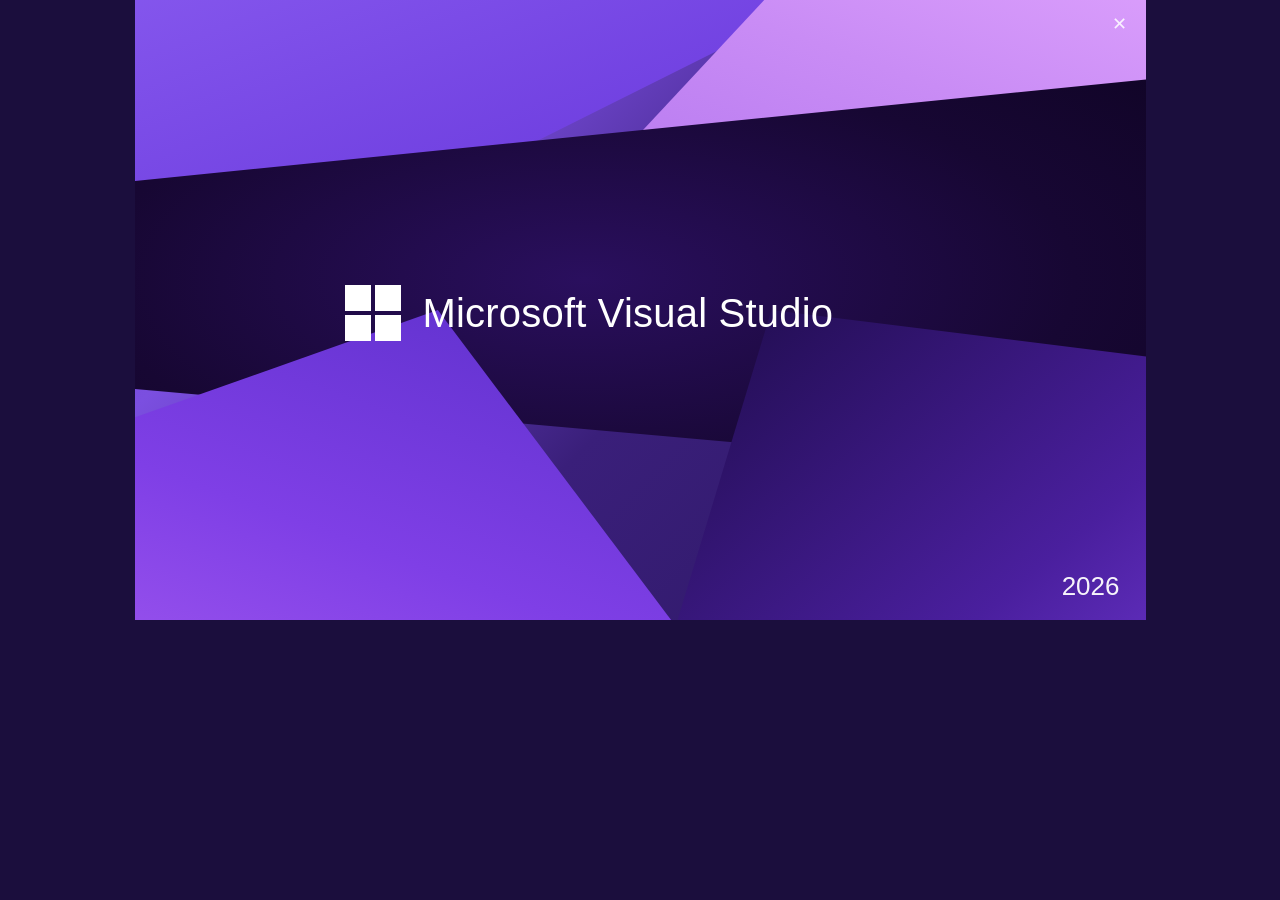
<file: visual_studio_splash.html>
<!DOCTYPE html>
<html lang="en">
<head>
<meta charset="UTF-8">
<title>Microsoft Visual Studio</title>
<style>
  html, body {
    margin: 0;
    padding: 0;
    width: 100%;
    height: 100%;
    overflow: hidden;
    background: #1b0e3d;
  }

  .splash {
    position: relative;
    width: 1011px;
    height: 620px;
    margin: 0 auto;
    overflow: hidden;
    background: #2c1a5e;
    font-family: 'Segoe UI', Tahoma, Geneva, Verdana, sans-serif;
  }

  /* base gradient layer - deep purple/violet background */
  .layer-base {
    position: absolute;
    inset: 0;
    background: linear-gradient(135deg, #6a3fd6 0%, #7b4fe0 25%, #3a1f7a 55%, #2a1660 100%);
  }

  /* top-left large violet diagonal wedge */
  .wedge-topleft {
    position: absolute;
    top: -10%;
    left: -10%;
    width: 90%;
    height: 60%;
    background: linear-gradient(160deg, #8a5cf0 0%, #6f3fe0 60%, #5a2fc9 100%);
    clip-path: polygon(0% 0%, 100% 0%, 55% 55%, 0% 100%);
  }

  /* top-right lighter pink/violet wedge */
  .wedge-topright {
    position: absolute;
    top: -10%;
    right: -10%;
    width: 60%;
    height: 70%;
    background: linear-gradient(200deg, #e2a6ff 0%, #c98cf5 40%, #a86bec 100%);
    clip-path: polygon(30% 0%, 100% 0%, 100% 100%, 0% 45%);
  }

  /* central dark purple curved band */
  .band-center {
    position: absolute;
    top: 0;
    left: -5%;
    width: 110%;
    height: 100%;
    background: radial-gradient(ellipse 80% 60% at 45% 45%, #2a0f5e 0%, #170733 55%, #0e0322 100%);
    clip-path: polygon(0% 30%, 100% 12%, 100% 78%, 0% 62%);
  }

  /* bottom-left bright violet swoop */
  .wedge-bottomleft {
    position: absolute;
    bottom: -15%;
    left: -15%;
    width: 75%;
    height: 65%;
    background: linear-gradient(20deg, #a55cf0 0%, #7f3fe6 45%, #5a2fc9 100%);
    clip-path: polygon(0% 40%, 60% 0%, 100% 100%, 0% 100%);
  }

  /* bottom-right dark violet swoop */
  .wedge-bottomright {
    position: absolute;
    bottom: -20%;
    right: -15%;
    width: 65%;
    height: 70%;
    background: linear-gradient(320deg, #7a3fe0 0%, #4a1f9e 40%, #1c0b47 100%);
    clip-path: polygon(20% 0%, 100% 15%, 100% 100%, 0% 100%);
  }

  .close-btn {
    position: absolute;
    top: 14px;
    right: 16px;
    width: 20px;
    height: 20px;
    color: rgba(255,255,255,0.85);
    font-size: 18px;
    line-height: 20px;
    text-align: center;
    font-family: Arial, sans-serif;
    z-index: 10;
    cursor: default;
    user-select: none;
  }

  .logo-block {
    position: absolute;
    top: 285px;
    left: 210px;
    display: flex;
    align-items: center;
    z-index: 5;
  }

  .ms-logo {
    display: grid;
    grid-template-columns: 26px 26px;
    grid-template-rows: 26px 26px;
    gap: 4px;
    margin-right: 22px;
  }

  .ms-logo span {
    background: #ffffff;
    width: 26px;
    height: 26px;
  }

  .title-text {
    color: #ffffff;
    font-size: 40px;
    font-weight: 500;
    letter-spacing: 0.2px;
    white-space: nowrap;
  }

  .year-text {
    position: absolute;
    bottom: 18px;
    right: 26px;
    color: #ffffff;
    font-size: 26px;
    font-weight: 400;
    opacity: 0.95;
    z-index: 5;
  }
</style>
</head>
<body>

<div class="splash">
  <div class="layer-base"></div>
  <div class="wedge-topleft"></div>
  <div class="wedge-topright"></div>
  <div class="band-center"></div>
  <div class="wedge-bottomleft"></div>
  <div class="wedge-bottomright"></div>

  <div class="close-btn">&#10005;</div>

  <div class="logo-block">
    <div class="ms-logo">
      <span></span><span></span><span></span><span></span>
    </div>
    <div class="title-text">Microsoft Visual Studio</div>
  </div>

  <div class="year-text">2026</div>
</div>

</body>
</html>
</file>
<file: css/styles.css>
:root {
    --bg: #1e1e1e;
    --bg-alt: #1b1b1b;
    --panel: #252526;
    --panel-2: #2d2d30;
    --panel-border: #3f3f3f;
    --activity: #333333;
    --title: #3c3c3c;
    --editor: #1e1e1e;
    --text: #d4d4d4;
    --text-dim: #9d9d9d;
    --muted: #808080;
    --blue: #007acc;
    --blue-soft: #094771;
    --green: #6a9955;
    --string: #ce9178;
    --keyword: #569cd6;
    --type: #4ec9b0;
    --property: #9cdcfe;
    --number: #b5cea8;
    --violet: #c586c0;
    --status-bar: #007acc;
    --status-text: #ffffff;
    --line-num: #858585;
    --header-h: 96px;
    --status-h: 25px;
    --mono: 'JetBrains Mono', 'Cascadia Code', Consolas, ui-monospace, monospace;
}

* {
    margin: 0;
    padding: 0;
    box-sizing: border-box;
}

html {
    scroll-behavior: smooth;
    scroll-padding-top: calc(var(--header-h) + 4px);
    overflow: hidden;
    height: 100%;
}

body {
    font-family: var(--mono);
    background: var(--bg);
    color: var(--text);
    line-height: 1.6;
    overflow: hidden;
    height: 100%;
    font-size: 14px;
}

a {
    color: inherit;
    text-decoration: none;
}

button {
    font-family: inherit;
}

::selection {
    background: var(--blue-soft);
    color: #ffffff;
}

::-webkit-scrollbar {
    width: 10px;
    height: 10px;
}

::-webkit-scrollbar-track {
    background: var(--panel);
}

::-webkit-scrollbar-thumb {
    background: #4d4d4d;
    border: 2px solid var(--panel);
}

::-webkit-scrollbar-thumb:hover {
    background: var(--blue);
}

/* ---------- Scroll progress ---------- */

.scroll-progress {
    position: fixed;
    top: 0;
    left: 0;
    height: 2px;
    width: 0;
    background: var(--blue);
    z-index: 3000;
}

/* ---------- Header: title bar + menu bar + toolbar ---------- */

.ide-header {
    position: sticky;
    top: 0;
    z-index: 2000;
    background: var(--panel-2);
}

.title-bar {
    height: 30px;
    background: var(--title);
    display: flex;
    align-items: center;
    justify-content: space-between;
    padding: 0 8px 0 14px;
    user-select: none;
}

.title-bar-text {
    font-size: 12px;
    color: var(--text);
}

.title-bar-controls {
    display: flex;
}

.tc {
    width: 46px;
    height: 30px;
    position: relative;
    cursor: pointer;
    transition: background 0.15s ease;
}

.tc::after {
    content: '';
    position: absolute;
    inset: 0;
    margin: auto;
    width: 10px;
    height: 10px;
    border: 1.2px solid var(--text);
}

.tc-min::after {
    border: none;
    border-bottom: 1.2px solid var(--text);
    width: 12px;
    height: 6px;
    bottom: 10px;
}

.tc-max::after {
    border: 1.2px solid var(--text);
}

.tc-close::after {
    border: none;
    width: 12px;
    height: 12px;
    background:
        linear-gradient(45deg, transparent 45%, var(--text) 45%, var(--text) 55%, transparent 55%),
        linear-gradient(-45deg, transparent 45%, var(--text) 45%, var(--text) 55%, transparent 55%);
}

.tc:hover {
    background: rgba(255, 255, 255, 0.12);
}

.tc-close:hover {
    background: #e81123;
}

.menu-bar {
    height: 30px;
    background: var(--panel-2);
    display: flex;
    align-items: center;
    padding: 0 6px;
    position: relative;
}

.menu {
    position: relative;
}

.menu-trigger {
    background: none;
    border: none;
    color: var(--text);
    font-size: 13px;
    padding: 4px 10px;
    cursor: pointer;
    border-radius: 3px;
}

.menu-trigger:hover,
.menu:hover .menu-trigger {
    background: var(--panel);
}

.menu-dropdown {
    position: absolute;
    top: 100%;
    left: 0;
    min-width: 230px;
    background: var(--panel);
    border: 1px solid var(--panel-border);
    box-shadow: 0 6px 20px rgba(0, 0, 0, 0.45);
    padding: 4px 0;
    display: none;
    z-index: 2100;
}

.menu:hover .menu-dropdown {
    display: block;
}

.menu-item {
    display: flex;
    justify-content: space-between;
    align-items: center;
    gap: 24px;
    padding: 6px 18px 6px 22px;
    font-size: 13px;
    color: var(--text);
    cursor: pointer;
    white-space: nowrap;
}

.menu-item em {
    font-style: normal;
    color: var(--muted);
    font-size: 12px;
}

.menu-item:hover {
    background: var(--blue-soft);
}

.menu-sep {
    display: block;
    height: 1px;
    background: var(--panel-border);
    margin: 4px 8px;
}

.toolbar {
    height: 36px;
    background: var(--panel);
    border-top: 1px solid var(--panel-border);
    display: flex;
    align-items: center;
    padding: 0 8px;
}

.toolbar-left {
    display: flex;
    align-items: center;
    gap: 2px;
    width: 100%;
}

.toolbar-btn {
    display: flex;
    align-items: center;
    justify-content: center;
    width: 28px;
    height: 28px;
    background: none;
    border: 1px solid transparent;
    color: var(--text-dim);
    cursor: pointer;
    border-radius: 3px;
}

.toolbar-btn:hover {
    background: var(--panel-2);
    color: var(--text);
}

.toolbar-btn.toolbar-run {
    color: #4ec9b0;
}

.toolbar-sep {
    width: 1px;
    height: 20px;
    background: var(--panel-border);
    margin: 0 6px;
}

.toolbar-spacer {
    flex: 1;
}

.search-box {
    display: flex;
    align-items: center;
    gap: 6px;
    background: var(--panel-2);
    border: 1px solid var(--panel-border);
    border-radius: 3px;
    padding: 4px 10px;
    color: var(--muted);
}

.search-box input {
    background: none;
    border: none;
    outline: none;
    color: var(--text);
    font-family: var(--mono);
    font-size: 12px;
    width: 130px;
}

.search-box input::placeholder {
    color: var(--muted);
}

.explorer-toggle {
    display: none;
}

/* ---------- IDE body layout ---------- */

.ide-body {
    display: flex;
    height: calc(100% - var(--header-h) - var(--status-h));
    overflow: hidden;
    padding-left: 348px;
}

.activity-bar {
    position: fixed;
    left: 0;
    top: var(--header-h);
    bottom: var(--status-h);
    width: 48px;
    background: var(--activity);
    display: flex;
    flex-direction: column;
    align-items: center;
    gap: 4px;
    padding: 8px 0;
    overflow-y: auto;
}

.activity-icon {
    width: 48px;
    height: 42px;
    display: flex;
    align-items: center;
    justify-content: center;
    color: var(--muted);
    cursor: pointer;
    border-left: 2px solid transparent;
}

.activity-icon svg {
    transition: transform 0.2s ease;
}

.activity-icon:hover {
    color: var(--text);
}

.activity-icon.active {
    color: var(--text);
    border-left-color: var(--text);
}

.activity-bottom {
    margin-top: auto;
}

.side-panel {
    position: fixed;
    left: 48px;
    top: var(--header-h);
    bottom: var(--status-h);
    width: 300px;
    background: var(--panel);
    display: flex;
    flex-direction: column;
    border-right: 1px solid var(--panel-border);
}

.panel-title {
    display: flex;
    align-items: center;
    justify-content: space-between;
    height: 34px;
    padding: 0 16px;
    font-size: 11px;
    text-transform: uppercase;
    letter-spacing: 0.08em;
    color: var(--text-dim);
    border-bottom: 1px solid var(--panel-border);
    user-select: none;
}

.panel-toggle {
    display: flex;
    align-items: center;
    justify-content: center;
    width: 22px;
    height: 22px;
    background: none;
    border: none;
    color: var(--text-dim);
    cursor: pointer;
    border-radius: 3px;
    transition: transform 0.25s ease, color 0.2s ease, background 0.2s ease;
}

.panel-toggle:hover {
    background: var(--panel-2);
    color: var(--text);
}

.panel-rail {
    display: none;
    writing-mode: vertical-rl;
    transform: rotate(180deg);
    font-size: 11px;
    text-transform: uppercase;
    letter-spacing: 0.12em;
    color: var(--text-dim);
    padding: 14px 7px;
    cursor: pointer;
    user-select: none;
    white-space: nowrap;
}

.panel-rail:hover {
    color: var(--text);
    background: var(--panel-2);
}

.panel-body {
    flex: 1;
    overflow-y: auto;
    padding: 6px 0 20px;
}

/* ---------- Solution Explorer tree ---------- */

.tree-node {
    display: flex;
    align-items: center;
    gap: 5px;
    padding: 3px 10px;
    font-size: 13px;
    color: var(--text-dim);
    white-space: nowrap;
    cursor: default;
}

.tree-node:hover {
    background: #2a2d2e;
}

.tree-node b {
    color: var(--text-dim);
    font-weight: 500;
}

.tree-arrow {
    font-size: 9px;
    color: var(--muted);
    width: 10px;
    flex: 0 0 10px;
}

.folder-ic {
    width: 15px;
    height: 13px;
    flex: 0 0 15px;
    position: relative;
    display: inline-block;
}

.folder-ic::before {
    content: '';
    position: absolute;
    inset: 0;
    background: linear-gradient(#d8b53b, #b8962c);
    clip-path: polygon(0 15%, 30% 15%, 45% 0, 100% 0, 100% 100%, 0 100%);
}

.tree-link {
    display: flex;
    align-items: center;
    gap: 5px;
    color: var(--text-dim);
    flex: 1;
    padding: 1px 0;
}

.tree-link:hover {
    color: var(--text);
}

.tree-link.active {
    background: var(--blue-soft);
    color: var(--text);
}

.file-ic {
    width: 12px;
    height: 14px;
    flex: 0 0 12px;
    border-radius: 2px;
    display: inline-block;
    position: relative;
}

.file-ic.cs {
    background: #569cd6;
    color: #0e1a2b;
}

.file-ic.cs::after {
    content: '';
    position: absolute;
    inset: 0;
    background: linear-gradient(135deg, transparent 40%, rgba(255, 255, 255, 0.35) 40%, rgba(255, 255, 255, 0.35) 52%, transparent 52%);
}

.file-ic.json {
    background: #d8b53b;
}

.file-ic.proj {
    background: #4ec9b0;
}

/* ---------- Editor area ---------- */

.editor-area {
    flex: 1;
    min-width: 0;
    height: 100%;
    overflow-y: auto;
    overflow-x: hidden;
    background: var(--editor);
    border-right: 1px solid var(--panel-border);
}

.tab-strip {
    position: sticky;
    top: 0;
    z-index: 500;
    display: flex;
    background: var(--panel-2);
    overflow-x: auto;
    scrollbar-width: none;
    border-bottom: 1px solid var(--panel-border);
}

.tab-strip::-webkit-scrollbar {
    display: none;
}

.tab {
    display: inline-flex;
    align-items: center;
    gap: 8px;
    padding: 8px 16px;
    font-size: 13px;
    color: var(--text-dim);
    background: var(--panel-2);
    border-right: 1px solid var(--panel-border);
    cursor: pointer;
    white-space: nowrap;
    position: relative;
}

.tab:hover {
    background: var(--panel);
    color: var(--text);
}

.tab.active {
    background: var(--editor);
    color: var(--text);
}

.tab.active::after {
    content: '';
    position: absolute;
    bottom: -1px;
    left: 0;
    right: 0;
    height: 2px;
    background: var(--blue);
}

.tab-ic {
    width: 12px;
    height: 14px;
    border-radius: 2px;
    background: #569cd6;
    position: relative;
}

.tab-ic.json {
    background: #d8b53b;
}

.tab-spacer {
    flex: 1;
    background: var(--panel-2);
}

.editor-file {
    display: none;
    padding: 10px 0;
}

.editor-file.active {
    display: flex;
    flex-direction: column;
}

/* ---------- Code lines ---------- */

.code-line {
    display: flex;
    min-height: 21px;
    counter-increment: line;
}

.ln {
    flex: 0 0 56px;
    text-align: right;
    padding-right: 14px;
    color: var(--line-num);
    user-select: none;
    font-size: 13px;
    background: var(--editor);
    border-right: 1px solid var(--panel-border);
    font-style: normal;
}

.ln::before {
    content: counter(line);
}

.code {
    flex: 1;
    min-width: 0;
    white-space: pre-wrap;
    word-break: break-word;
    overflow-wrap: anywhere;
    font-family: var(--mono);
    font-size: 13px;
    padding-left: 16px;
    color: var(--text);
}

.editor-file {
    counter-reset: line;
}

/* Syntax colors (VS Dark) */
.k {
    color: var(--keyword);
}

.s {
    color: var(--string);
}

.c {
    color: var(--green);
    font-style: italic;
}

.t {
    color: var(--type);
}

.p {
    color: var(--property);
}

.v {
    color: var(--violet);
}

/* Contact action lines */

.contact-actions .code {
    display: block;
}

.contact-link {
    color: var(--property);
    text-decoration: underline;
    text-underline-offset: 3px;
    text-decoration-style: dotted;
}

.contact-link:hover {
    color: var(--blue);
    text-decoration-style: solid;
}

.contact-link.download {
    color: var(--green);
}

.contact-link.download:hover {
    color: #8ed07a;
}

/* ---------- Properties panel ---------- */

.properties-panel {
    position: sticky;
    top: var(--header-h);
    width: 260px;
    flex: 0 0 260px;
    background: var(--panel);
    height: calc(100vh - var(--header-h) - var(--status-h));
    display: flex;
    flex-direction: column;
    overflow-y: auto;
    border-left: 1px solid var(--panel-border);
    transition: flex-basis 0.25s ease, width 0.25s ease;
}

.properties-panel.collapsed {
    width: 30px;
    flex-basis: 30px;
    overflow: hidden;
    justify-content: center;
}

.properties-panel.collapsed .panel-title,
.properties-panel.collapsed .panel-body {
    display: none;
}

.properties-panel.collapsed .panel-rail {
    display: block;
}

.properties-panel.collapsed .panel-toggle svg {
    transform: rotate(180deg);
}

.props-body {
    padding: 10px 16px;
}

.prop-row {
    display: flex;
    flex-direction: column;
    gap: 2px;
    padding: 8px 0;
    border-bottom: 1px solid var(--panel-border);
}

.prop-label {
    font-size: 11px;
    color: var(--muted);
}

.prop-value {
    font-size: 13px;
    color: var(--text);
}

.prop-ok {
    color: var(--green);
}

/* ---------- Status bar ---------- */

.status-bar {
    position: fixed;
    left: 0;
    right: 0;
    bottom: 0;
    z-index: 2000;
    height: var(--status-h);
    background: var(--status-bar);
    color: var(--status-text);
    display: flex;
    align-items: center;
    justify-content: space-between;
    padding: 0 14px;
    font-size: 12px;
    user-select: none;
}

.status-left,
.status-right {
    display: flex;
    align-items: center;
    gap: 10px;
    white-space: nowrap;
}

.status-sep {
    width: 1px;
    height: 14px;
    background: rgba(255, 255, 255, 0.4);
}

.status-item {
    cursor: default;
}

.status-item:hover {
    background: rgba(255, 255, 255, 0.15);
    padding: 0 2px;
}

.status-ready {
    color: #d7ffd7;
}

.status-branch {
    color: #d7ffd7;
}

.status-clock {
    min-width: 64px;
    text-align: right;
}

/* ---------- Responsive ---------- */

@media (max-width: 1180px) {
    .properties-panel {
        display: none;
    }
}

@media (max-width: 860px) {
    :root {
        --header-h: 62px;
    }

    .activity-bar {
        display: none;
    }

    .menu-bar {
        display: none;
    }

    .ide-body {
        padding-left: 0;
    }

    .title-bar {
        height: 28px;
    }

    .toolbar {
        height: 34px;
    }

    .side-panel {
        position: fixed;
        top: var(--header-h);
        left: 0;
        bottom: var(--status-h);
        width: min(280px, 85vw);
        height: auto;
        z-index: 1500;
        transform: translateX(-100%);
        transition: transform 0.25s ease;
        box-shadow: 4px 0 24px rgba(0, 0, 0, 0.4);
    }

    body.explorer-open .side-panel {
        transform: translateX(0);
    }

    body.explorer-open {
        overflow: hidden;
    }

    body.explorer-open .ide-body::after {
        content: '';
        position: fixed;
        inset: var(--header-h) 0 0 0;
        background: rgba(0, 0, 0, 0.5);
        z-index: 1400;
    }

    .explorer-toggle {
        display: flex;
    }

    .menu-dropdown {
        position: fixed;
        left: 6px;
        min-width: 200px;
    }

    .tab-strip {
        position: static;
        flex-wrap: nowrap;
        overflow-x: visible;
        border-bottom: 1px solid var(--panel-border);
    }

    .tab {
        display: none;
        flex: 1;
        justify-content: center;
        padding: 8px 12px;
        font-size: 12px;
    }

    .tab.active {
        display: inline-flex;
        justify-content: flex-start;
        background: var(--editor);
        color: var(--text);
    }

    .tab.active::after {
        bottom: 0;
    }

    .tab-spacer {
        display: none;
    }

.editor-file {
    padding: 6px 0;
}

    .code {
        white-space: pre-wrap;
        word-break: break-word;
        overflow-wrap: anywhere;
        padding-left: 10px;
        font-size: 12px;
        line-height: 1.7;
    }

    .ln {
        flex-basis: 30px;
        padding-right: 8px;
        font-size: 11px;
    }
}

@media (max-width: 620px) {
    .title-bar-text {
        max-width: 55vw;
        overflow: hidden;
        text-overflow: ellipsis;
        white-space: nowrap;
    }

    .search-box {
        display: none;
    }

    .toolbar-sep {
        display: none;
    }

    .toolbar-btn {
        width: 32px;
        height: 32px;
    }

    .status-right .status-item {
        display: none;
    }

    .status-right .status-item:last-child {
        display: inline;
    }

    .status-left .status-item {
        display: none;
    }

    .status-left .status-item:first-child {
        display: inline;
    }

    .status-sep {
        display: none;
    }

    .status-bar {
        overflow: hidden;
        gap: 0;
        justify-content: space-between;
    }

    .status-left,
    .status-right {
        flex: 0 0 auto;
        min-width: 0;
        gap: 4px;
    }

    .status-item {
        font-size: 11px;
    }

    .status-bar {
        padding: 0 8px;
    }

    .ln {
        flex-basis: 26px;
        padding-right: 6px;
    }

    .code {
        padding-left: 8px;
    }

    .tab {
        font-size: 11px;
        padding: 7px 8px;
    }
}

@media (max-width: 420px) {
    .title-bar-text {
        font-size: 11px;
    }

    .status-clock {
        min-width: 56px;
    }
}

@media (prefers-reduced-motion: reduce) {
    html {
        scroll-behavior: auto;
    }
}
</file>
